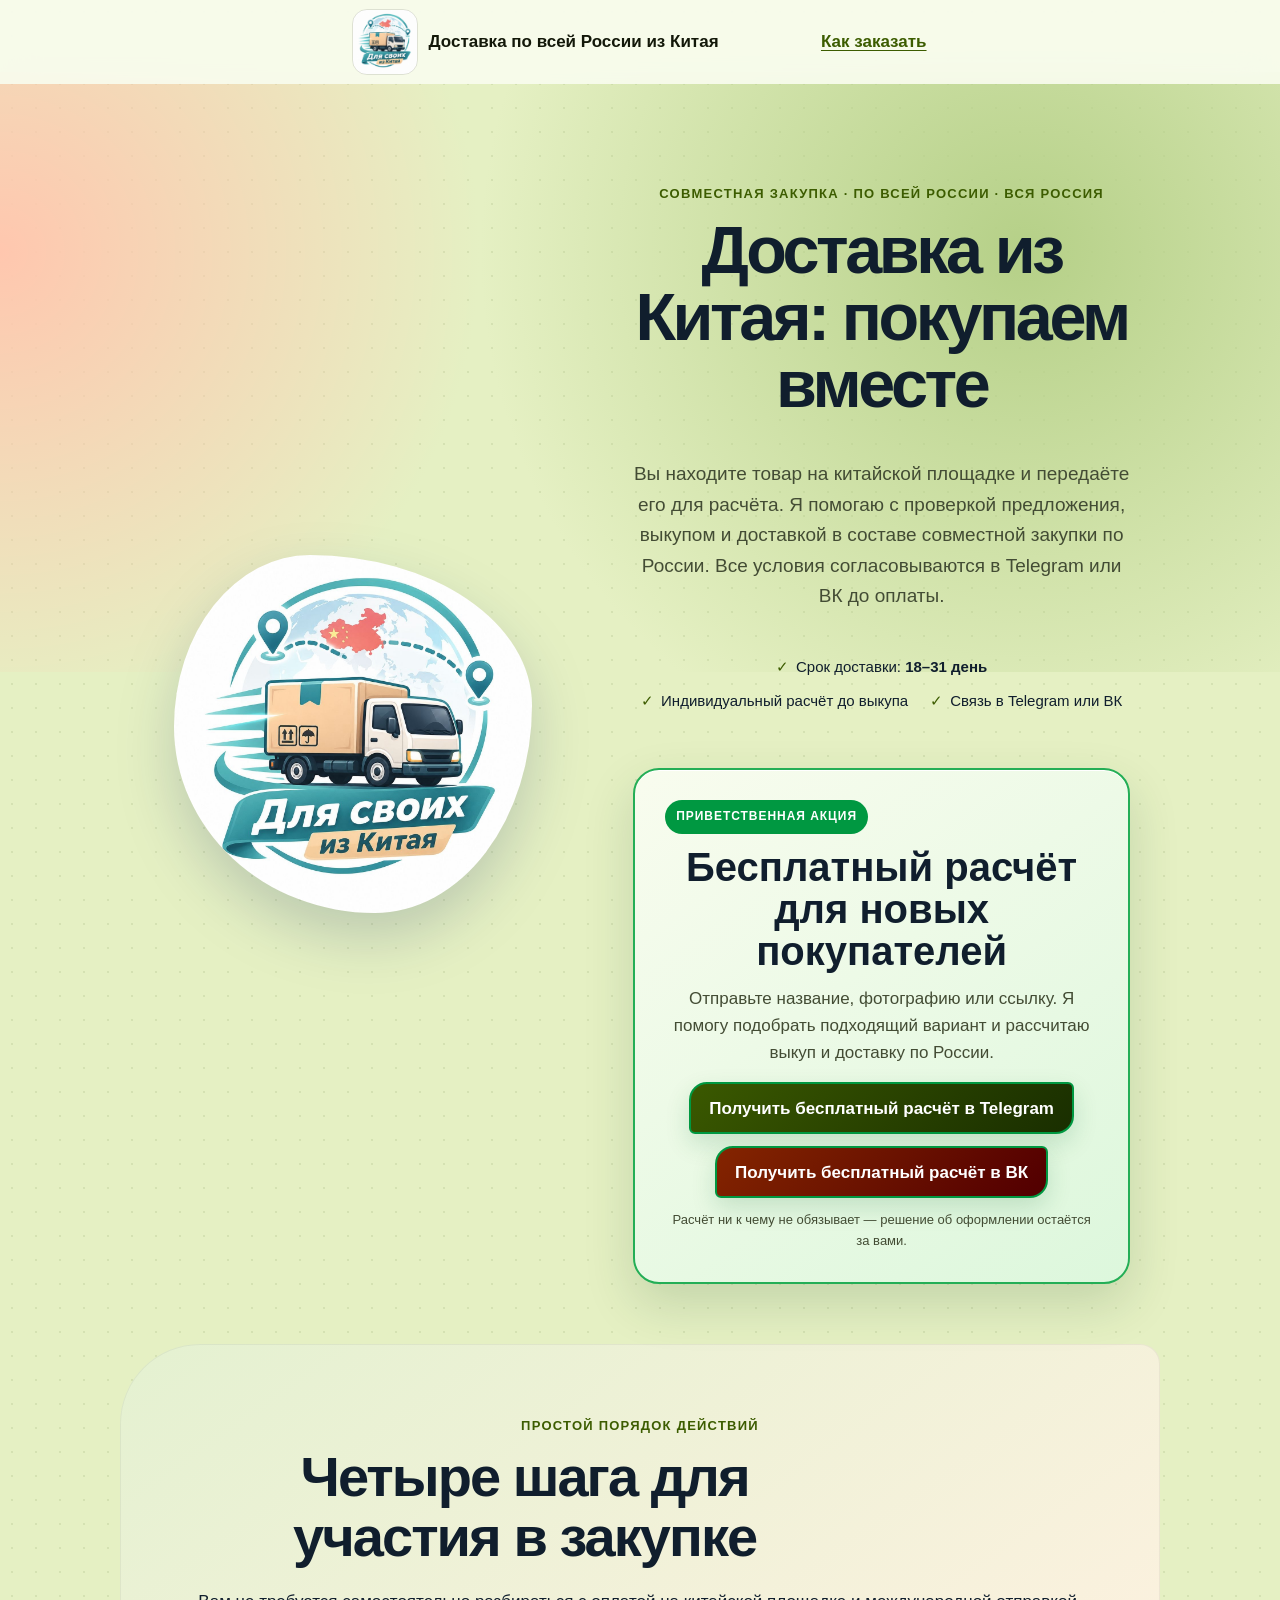
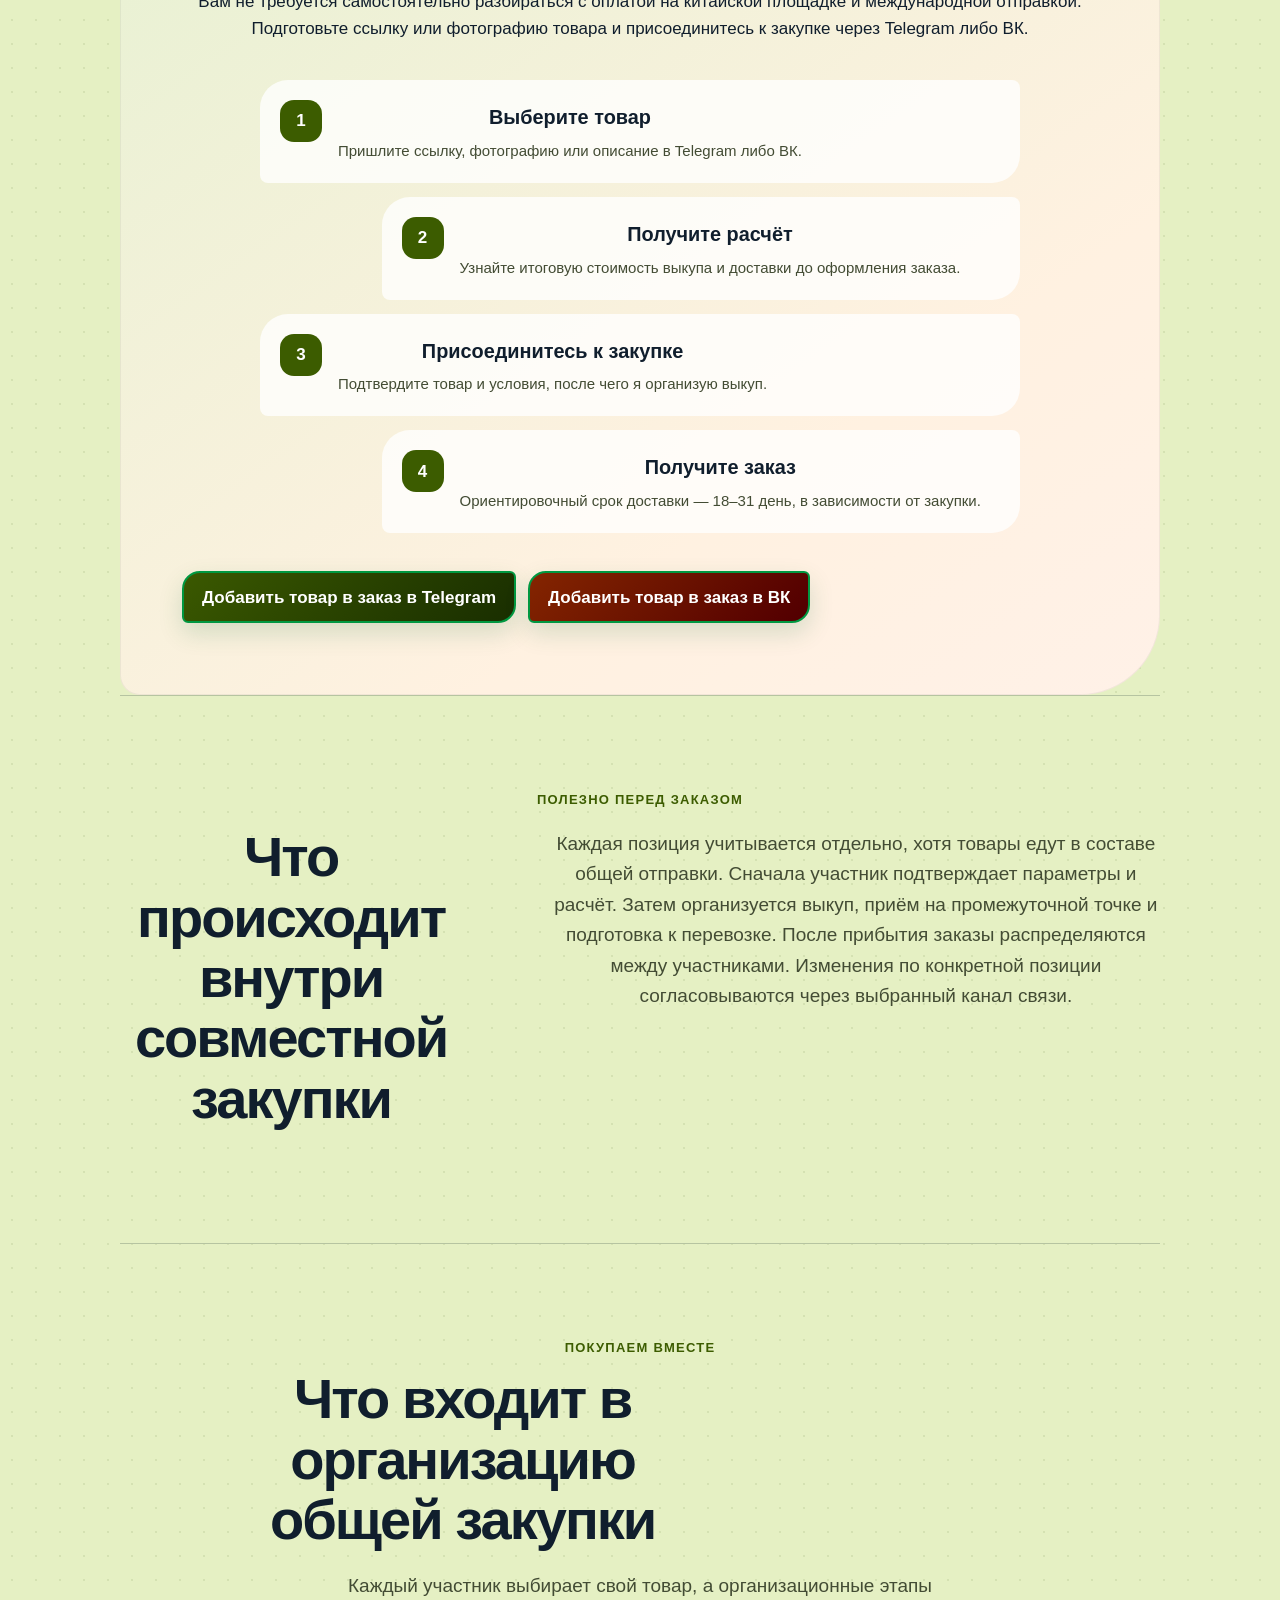
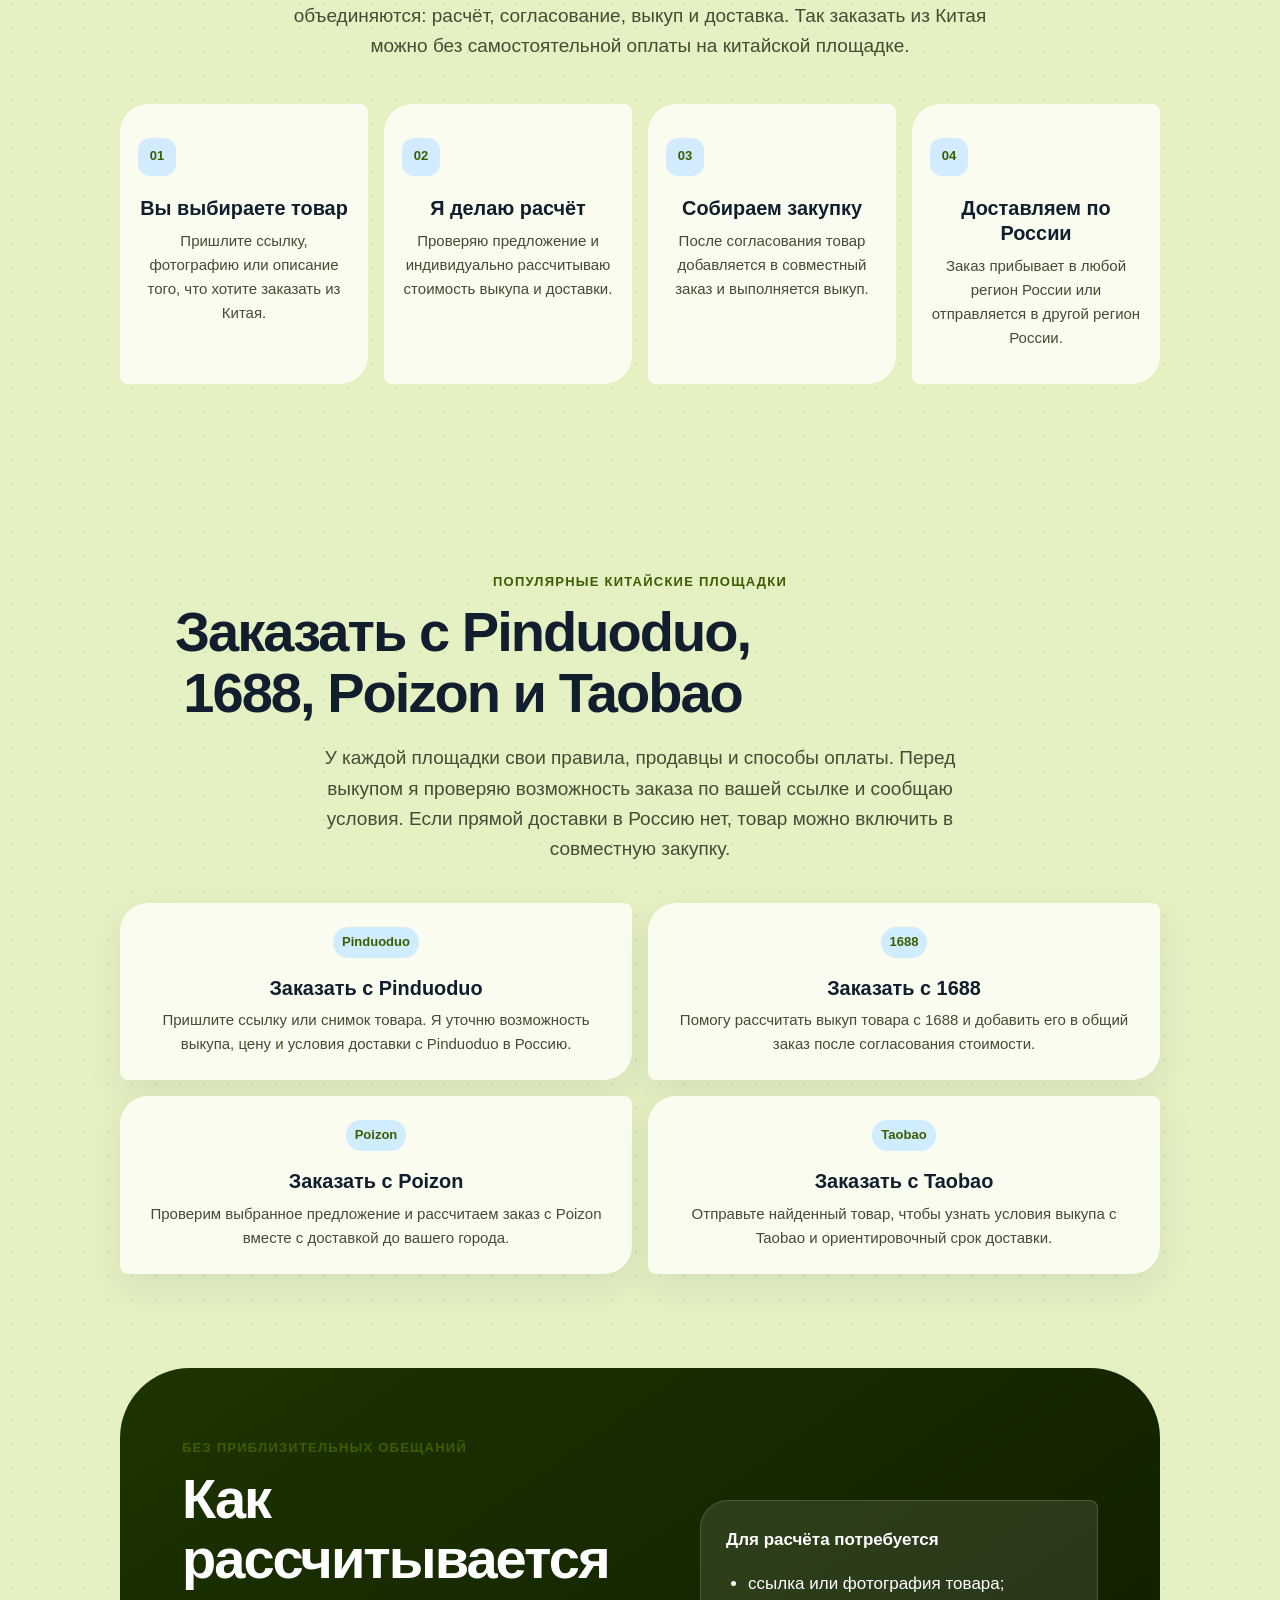
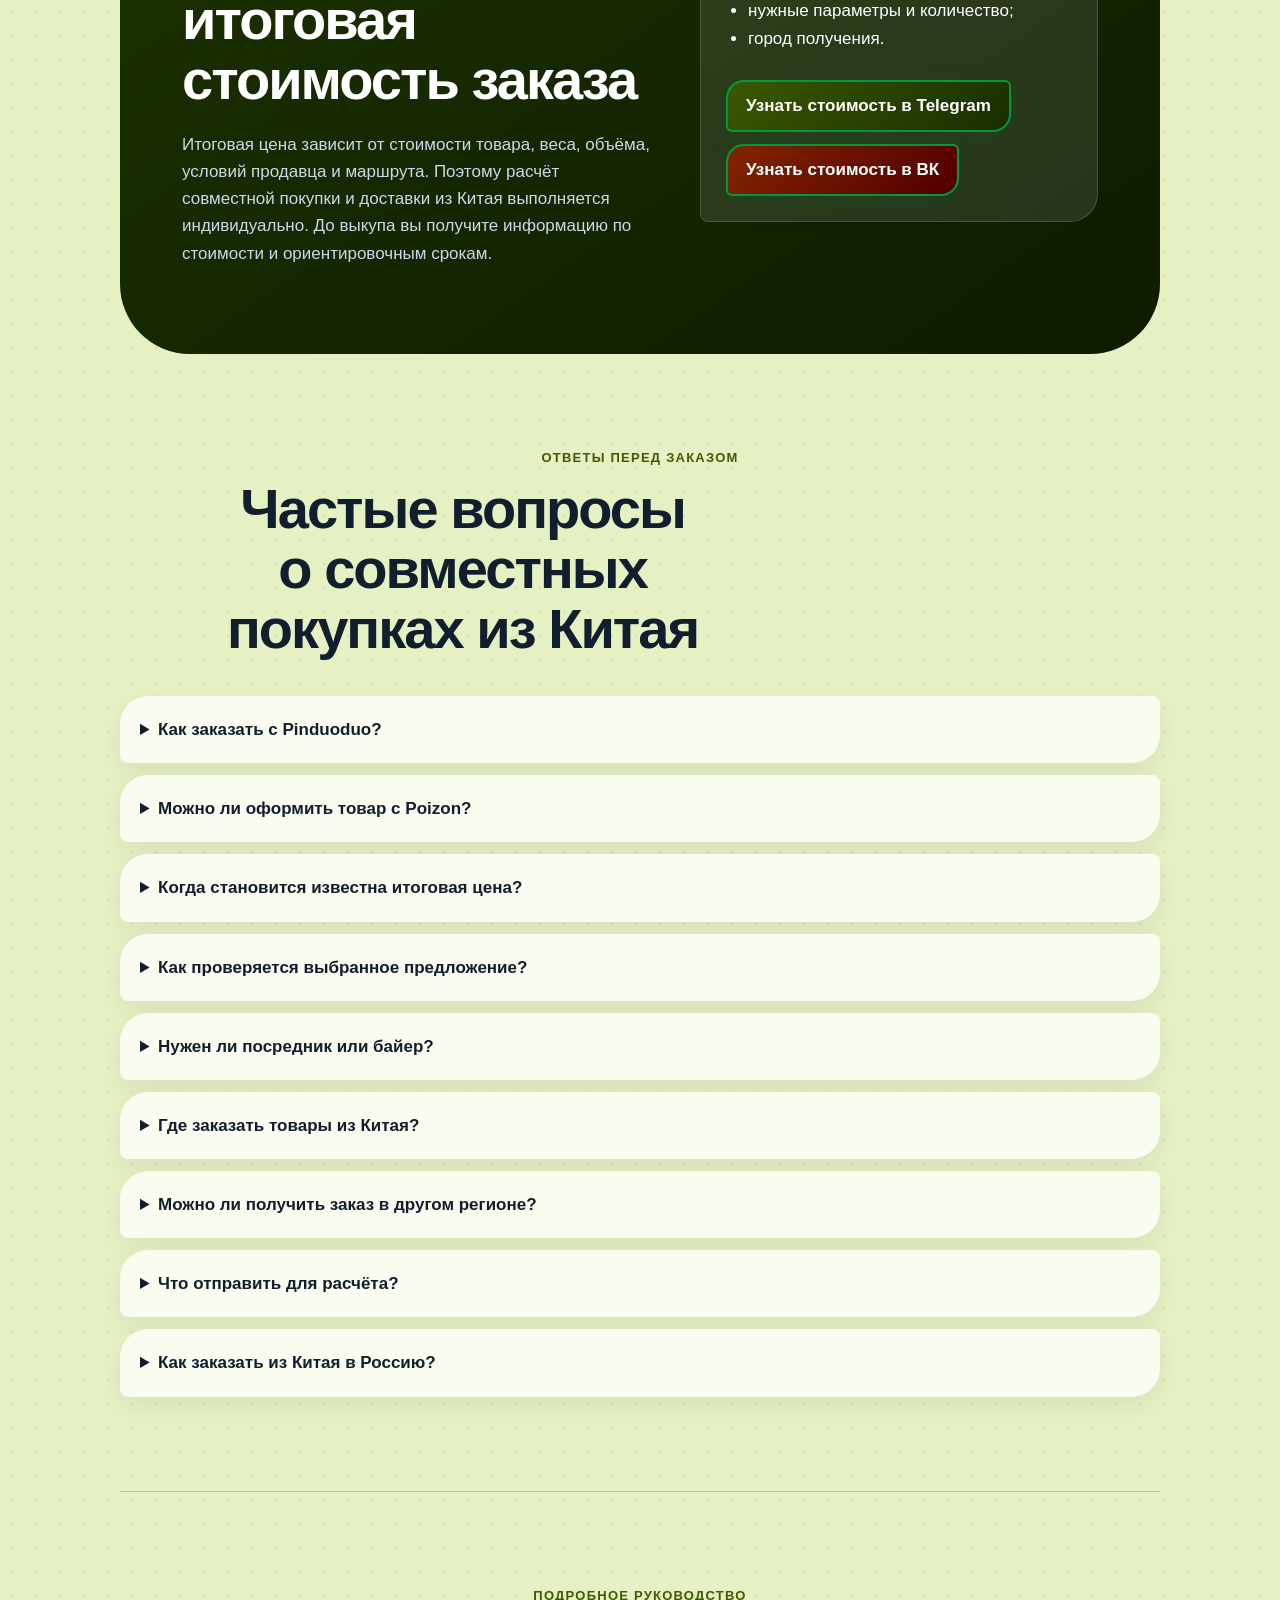
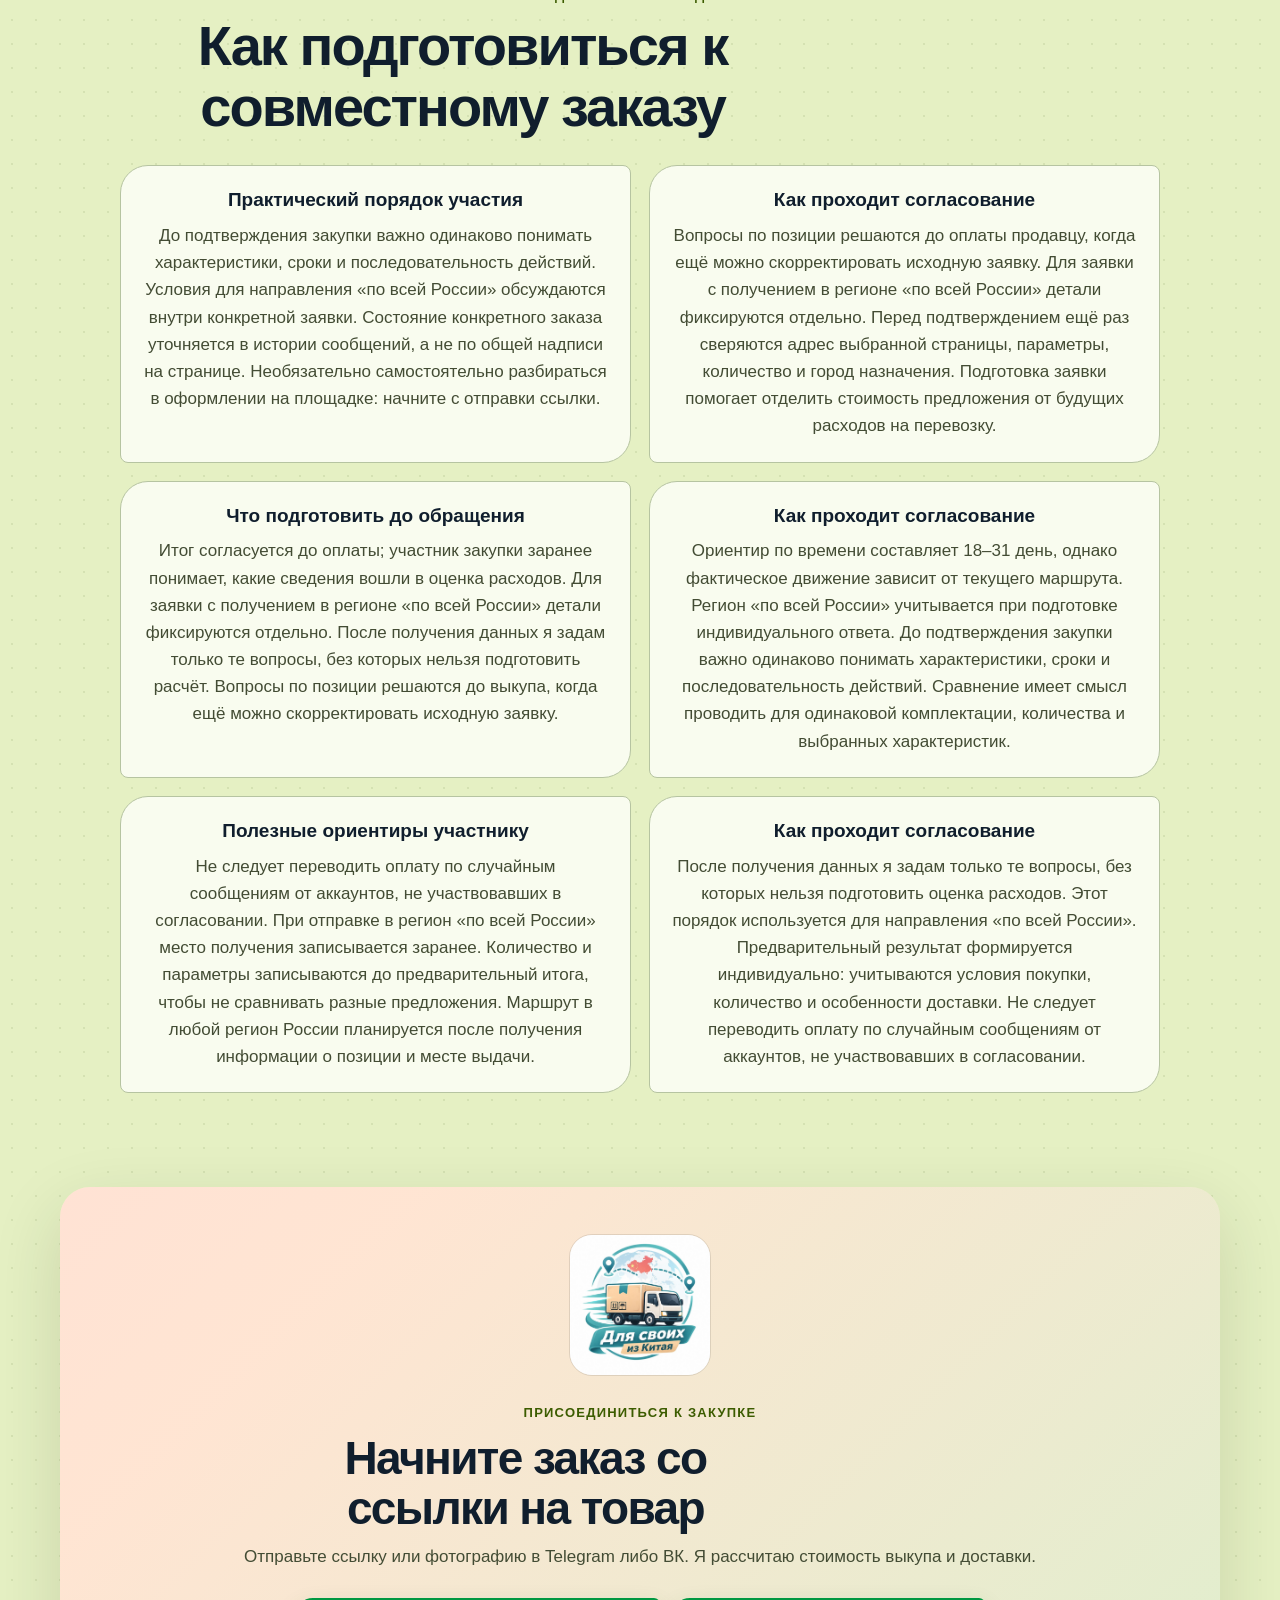
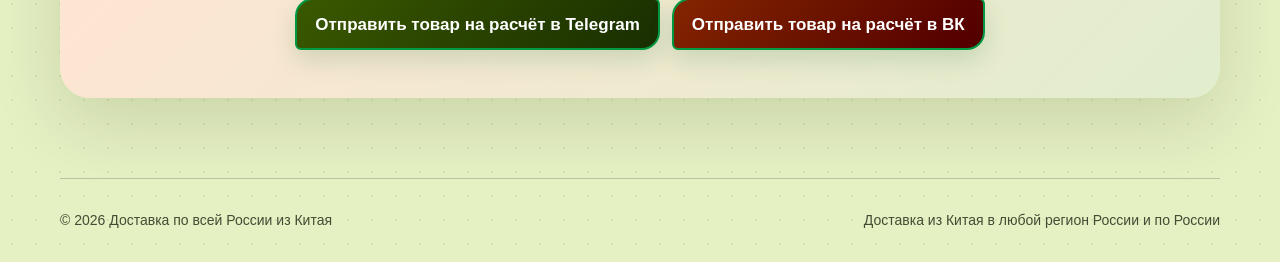
<file: index.html>
<!doctype html>
<html lang="ru">
<head>
  <meta charset="utf-8">
  <meta name="viewport" content="width=device-width, initial-scale=1">
  <title>Доставка из Китая — совместные заказы, выкуп и доставка по России</title>
  <meta name="description" content="Совместная доставка из Китая в любой регион России и по России: индивидуальный расчёт, согласование, выкуп и отправка заказа. Ориентировочный срок — 18–31 день.">
  <link rel="canonical" href="https://dostavka-iz-kitaya-rostov.vercel.app/">
  <link rel="icon" href="/favicon.ico?v=truck-20260818" type="image/x-icon">
  <meta property="og:type" content="website">
  <meta property="og:title" content="Доставка из Китая для совместных заказов — Доставка по всей России из Китая">
  <meta property="og:description" content="Совместные заказы из Китая: вы выбираете товар — я помогаю с расчётом, выкупом и доставкой в любой регион России и по всей России.">
  <meta property="og:image" content="https://dostavka-iz-kitaya-rostov.vercel.app/assets/logo.jpg">
  <meta property="og:url" content="https://dostavka-iz-kitaya-rostov.vercel.app/">
  <link rel="stylesheet" href="styles.css?v=5">
  <script type="application/ld+json">{
    "@context":"https://schema.org","@type":"Service","name":"Доставка из Китая",
    "provider":{"@type":"Organization","name":"Доставка по всей России из Китая"},
    "areaServed":["Россия","по всей России"],
    "serviceType":"Совместные покупки, заказ, выкуп и доставка товаров из Китая","url":"https://dostavka-iz-kitaya-rostov.vercel.app/"
  }</script>
  <!-- Yandex.Metrika counter -->
  <script type="text/javascript">
    (function(m,e,t,r,i,k,a){
      m[i]=m[i]||function(){(m[i].a=m[i].a||[]).push(arguments)};
      m[i].l=1*new Date();
      for(var j=0;j<document.scripts.length;j++){if(document.scripts[j].src===r)return;}
      k=e.createElement(t),a=e.getElementsByTagName(t)[0],k.async=1,k.src=r;
      k.onerror=function(){if(k.dataset.fallback)return;var f=e.createElement(t);f.async=1;f.dataset.fallback='1';f.src='https://mc.yandex.com/metrika/tag.js?id=111695978';a.parentNode.insertBefore(f,a);};
      a.parentNode.insertBefore(k,a);
    })(window,document,'script','https://mc.yandex.ru/metrika/tag.js?id=111695978','ym');
    ym(111695978,'init',{ssr:true,webvisor:true,clickmap:true,referrer:document.referrer,url:location.href,accurateTrackBounce:true,trackLinks:true});
  </script>
  <!-- /Yandex.Metrika counter -->
</head>
<body data-site-variant="sm217869908" class="profile-2 composition-1 layout-2 visual-palette-10 visual-layout-2 visual-shape-4 visual-pattern-3">
  <!-- Yandex.Metrika noscript -->
  <noscript><div><img src="https://mc.yandex.com/watch/111695978" style="position:absolute;left:-9999px" alt=""></div></noscript>
  <!-- /Yandex.Metrika noscript -->
  <a class="skip-link" href="#content">Перейти к содержанию</a>
  <header class="site-header">
    <a class="brand" href="#top" aria-label="Доставка по всей России из Китая — на главную">
      <img src="assets/logo.jpg" width="64" height="64" alt="Логотип Для своих из Китая">
      <span>Доставка по всей России из Китая</span>
    </a>
    <a class="header-link" href="#how">Как заказать</a>
  </header>

  <main id="content">
    <section class="hero" id="top">
      <div class="hero__copy">
        <p class="eyebrow">Совместная закупка · по всей России · вся Россия</p>
        <h1>Доставка из Китая: покупаем вместе</h1>
        <p class="lead">Вы находите товар на китайской площадке и передаёте его для расчёта. Я помогаю с проверкой предложения, выкупом и доставкой в составе совместной закупки по России. Все условия согласовываются в Telegram или ВК до оплаты.</p>
        <ul class="hero__facts" aria-label="Основные условия">
          <li>Срок доставки: <strong>18–31 день</strong></li>
          <li>Индивидуальный расчёт до выкупа</li>
          <li>Связь в Telegram или ВК</li>
        </ul>
        <aside class="promo" aria-labelledby="promo-title">
          <span class="promo__badge">Приветственная акция</span>
          <h2 id="promo-title">Бесплатный расчёт для новых покупателей</h2>
          <p>Отправьте название, фотографию или ссылку. Я помогу подобрать подходящий вариант и рассчитаю выкуп и доставку по России.</p>
          <div class="cta-row"><a class="cta cta--tg" data-goal="telegram_promo" href="https://t.me/dlyasvoihchina" target="_blank" rel="noopener">Получить бесплатный расчёт в Telegram</a><a class="cta cta--vk" data-goal="vk_promo" href="https://vk.ru/dlyasvoihchina" target="_blank" rel="noopener">Получить бесплатный расчёт в ВК</a></div>
          <small>Расчёт ни к чему не обязывает — решение об оформлении остаётся за вами.</small>
        </aside>
      </div>
      <div class="hero__visual"><img src="assets/logo.jpg?v=truck-logo-20260818" alt="Логотип Для своих из Китая — доставка по всей России"></div>
    </section>

    <section class="section section--tint" id="how" aria-labelledby="how-title">
      <div>
        <p class="eyebrow">Простой порядок действий</p>
        <h2 id="how-title">Четыре шага для участия в закупке</h2>
        <p>Вам не требуется самостоятельно разбираться с оплатой на китайской площадке и международной отправкой. Подготовьте ссылку или фотографию товара и присоединитесь к закупке через Telegram либо ВК.</p>
      </div>
      <ol class="steps">
        <li><span>1</span><div><h3>Выберите товар</h3><p>Пришлите ссылку, фотографию или описание в Telegram либо ВК.</p></div></li>
        <li><span>2</span><div><h3>Получите расчёт</h3><p>Узнайте итоговую стоимость выкупа и доставки до оформления заказа.</p></div></li>
        <li><span>3</span><div><h3>Присоединитесь к закупке</h3><p>Подтвердите товар и условия, после чего я организую выкуп.</p></div></li>
        <li><span>4</span><div><h3>Получите заказ</h3><p>Ориентировочный срок доставки — 18–31 день, в зависимости от закупки.</p></div></li>
      </ol>
      <div class="cta-row"><a class="cta cta--tg" data-goal="telegram_how" href="https://t.me/dlyasvoihchina" target="_blank" rel="noopener">Добавить товар в заказ в Telegram</a><a class="cta cta--vk" data-goal="vk_how" href="https://vk.ru/dlyasvoihchina" target="_blank" rel="noopener">Добавить товар в заказ в ВК</a></div>
    </section>

    <section class="section section--focus" aria-labelledby="focus-title">
      <p class="eyebrow">Полезно перед заказом</p>
      <h2 id="focus-title">Что происходит внутри совместной закупки</h2>
      <p class="focus-text">Каждая позиция учитывается отдельно, хотя товары едут в составе общей отправки. Сначала участник подтверждает параметры и расчёт. Затем организуется выкуп, приём на промежуточной точке и подготовка к перевозке. После прибытия заказы распределяются между участниками. Изменения по конкретной позиции согласовываются через выбранный канал связи.</p>
    </section>

    <section class="section" aria-labelledby="service-title">
      <p class="eyebrow">Покупаем вместе</p>
      <h2 id="service-title">Что входит в организацию общей закупки</h2>
      <p class="section__intro">Каждый участник выбирает свой товар, а организационные этапы объединяются: расчёт, согласование, выкуп и доставка. Так заказать из Китая можно без самостоятельной оплаты на китайской площадке.</p>
      <div class="feature-grid">
        <article><span>01</span><h3>Вы выбираете товар</h3><p>Пришлите ссылку, фотографию или описание того, что хотите заказать из Китая.</p></article>
        <article><span>02</span><h3>Я делаю расчёт</h3><p>Проверяю предложение и индивидуально рассчитываю стоимость выкупа и доставки.</p></article>
        <article><span>03</span><h3>Собираем закупку</h3><p>После согласования товар добавляется в совместный заказ и выполняется выкуп.</p></article>
        <article><span>04</span><h3>Доставляем по России</h3><p>Заказ прибывает в любой регион России или отправляется в другой регион России.</p></article>
      </div>
    </section>

    <section class="section" aria-labelledby="platforms-title">
      <p class="eyebrow">Популярные китайские площадки</p>
      <h2 id="platforms-title">Заказать с Pinduoduo, 1688, Poizon и Taobao</h2>
      <p class="section__intro">У каждой площадки свои правила, продавцы и способы оплаты. Перед выкупом я проверяю возможность заказа по вашей ссылке и сообщаю условия. Если прямой доставки в Россию нет, товар можно включить в совместную закупку.</p>
      <div class="platform-grid">
        <article><span>Pinduoduo</span><h3>Заказать с Pinduoduo</h3><p>Пришлите ссылку или снимок товара. Я уточню возможность выкупа, цену и условия доставки с Pinduoduo в Россию.</p></article>
        <article><span>1688</span><h3>Заказать с 1688</h3><p>Помогу рассчитать выкуп товара с 1688 и добавить его в общий заказ после согласования стоимости.</p></article>
        <article><span>Poizon</span><h3>Заказать с Poizon</h3><p>Проверим выбранное предложение и рассчитаем заказ с Poizon вместе с доставкой до вашего города.</p></article>
        <article><span>Taobao</span><h3>Заказать с Taobao</h3><p>Отправьте найденный товар, чтобы узнать условия выкупа с Taobao и ориентировочный срок доставки.</p></article>
      </div>
    </section>

    <section class="section section--dark" aria-labelledby="cost-title">
      <div>
        <p class="eyebrow">Без приблизительных обещаний</p>
        <h2 id="cost-title">Как рассчитывается итоговая стоимость заказа</h2>
        <p>Итоговая цена зависит от стоимости товара, веса, объёма, условий продавца и маршрута. Поэтому расчёт совместной покупки и доставки из Китая выполняется индивидуально. До выкупа вы получите информацию по стоимости и ориентировочным срокам.</p>
      </div>
      <div class="cost-card">
        <span>Для расчёта потребуется</span>
        <ul><li>ссылка или фотография товара;</li><li>нужные параметры и количество;</li><li>город получения.</li></ul>
        <div class="cta-row"><a class="cta cta--tg" data-goal="telegram_cost" href="https://t.me/dlyasvoihchina" target="_blank" rel="noopener">Узнать стоимость в Telegram</a><a class="cta cta--vk" data-goal="vk_cost" href="https://vk.ru/dlyasvoihchina" target="_blank" rel="noopener">Узнать стоимость в ВК</a></div>
      </div>
    </section>

    <section class="section" aria-labelledby="faq-title">
      <p class="eyebrow">Ответы перед заказом</p>
      <h2 id="faq-title">Частые вопросы о совместных покупках из Китая</h2>
      <div class="faq">
        <details><summary>Как заказать с Pinduoduo?</summary><p>Передайте карточку товара или снимок экрана. До оформления я уточню доступность, параметры, стоимость и возможный маршрут доставки.</p></details><details><summary>Можно ли оформить товар с Poizon?</summary><p>Возможность выкупа проверяется по выбранной позиции. После проверки вы получите индивидуальный расчёт вместе с доставкой.</p></details><details><summary>Когда становится известна итоговая цена?</summary><p>Предварительная итоговая стоимость сообщается после получения ссылки, нужных параметров, количества и города доставки.</p></details><details><summary>Как проверяется выбранное предложение?</summary><p>Я сверяю доступные характеристики, количество и условия продавца. Дополнительные фотографии или проверка обсуждаются для конкретного заказа.</p></details><details><summary>Нужен ли посредник или байер?</summary><p>Помощь организатора полезна для оплаты на китайской площадке, согласования позиции и организации перевозки до России.</p></details><details><summary>Где заказать товары из Китая?</summary><p>Искать товары можно на Pinduoduo, 1688, Poizon, Taobao и других доступных площадках. Возможность выкупа уточняется по конкретной ссылке.</p></details><details><summary>Можно ли получить заказ в другом регионе?</summary><p>Да. Получение доступно в любой регион России и других городах России. Назовите населённый пункт при запросе расчёта.</p></details><details><summary>Что отправить для расчёта?</summary><p>Достаточно ссылки или фотографии, нужных характеристик, количества и города получения. Уточняющие вопросы задаются в Telegram или ВК.</p></details><details><summary>Как заказать из Китая в Россию?</summary><p>Отправьте ссылку или фотографию в Telegram либо ВК. После проверки предложения вы получите расчёт и сможете подтвердить добавление товара в заказ.</p></details>
      </div>
    </section>

    <section class="section section--guide" aria-labelledby="guide-1">
      <p class="eyebrow">Подробное руководство</p>
      <h2 id="guide-1">Как подготовиться к совместному заказу</h2>
      <div class="guide-grid"><article><h3>Практический порядок участия</h3><p>До подтверждения закупки важно одинаково понимать характеристики, сроки и последовательность действий. Условия для направления «по всей России» обсуждаются внутри конкретной заявки. Состояние конкретного заказа уточняется в истории сообщений, а не по общей надписи на странице. Необязательно самостоятельно разбираться в оформлении на площадке: начните с отправки ссылки.</p></article><article><h3>Как проходит согласование</h3><p>Вопросы по позиции решаются до оплаты продавцу, когда ещё можно скорректировать исходную заявку. Для заявки с получением в регионе «по всей России» детали фиксируются отдельно. Перед подтверждением ещё раз сверяются адрес выбранной страницы, параметры, количество и город назначения. Подготовка заявки помогает отделить стоимость предложения от будущих расходов на перевозку.</p></article><article><h3>Что подготовить до обращения</h3><p>Итог согласуется до оплаты; участник закупки заранее понимает, какие сведения вошли в оценка расходов. Для заявки с получением в регионе «по всей России» детали фиксируются отдельно. После получения данных я задам только те вопросы, без которых нельзя подготовить расчёт. Вопросы по позиции решаются до выкупа, когда ещё можно скорректировать исходную заявку.</p></article><article><h3>Как проходит согласование</h3><p>Ориентир по времени составляет 18–31 день, однако фактическое движение зависит от текущего маршрута. Регион «по всей России» учитывается при подготовке индивидуального ответа. До подтверждения закупки важно одинаково понимать характеристики, сроки и последовательность действий. Сравнение имеет смысл проводить для одинаковой комплектации, количества и выбранных характеристик.</p></article><article><h3>Полезные ориентиры участнику</h3><p>Не следует переводить оплату по случайным сообщениям от аккаунтов, не участвовавших в согласовании. При отправке в регион «по всей России» место получения записывается заранее. Количество и параметры записываются до предварительный итога, чтобы не сравнивать разные предложения. Маршрут в любой регион России планируется после получения информации о позиции и месте выдачи.</p></article><article><h3>Как проходит согласование</h3><p>После получения данных я задам только те вопросы, без которых нельзя подготовить оценка расходов. Этот порядок используется для направления «по всей России». Предварительный результат формируется индивидуально: учитываются условия покупки, количество и особенности доставки. Не следует переводить оплату по случайным сообщениям от аккаунтов, не участвовавших в согласовании.</p></article></div>
    </section>

    <section class="final" id="contact" aria-labelledby="final-title">
      <img src="assets/logo.jpg" width="140" height="140" alt="Логотип Для своих из Китая">
      <div><p class="eyebrow">Присоединиться к закупке</p><h2 id="final-title">Начните заказ со ссылки на товар</h2><p>Отправьте ссылку или фотографию в Telegram либо ВК. Я рассчитаю стоимость выкупа и доставки.</p></div>
      <div class="cta-row"><a class="cta cta--tg" data-goal="telegram_final" href="https://t.me/dlyasvoihchina" target="_blank" rel="noopener">Отправить товар на расчёт в Telegram</a><a class="cta cta--vk" data-goal="vk_final" href="https://vk.ru/dlyasvoihchina" target="_blank" rel="noopener">Отправить товар на расчёт в ВК</a></div>
    </section>
  </main>

  <footer><span>© 2026 Доставка по всей России из Китая</span><span>Доставка из Китая в любой регион России и по России</span></footer>
  <script src="script.js?v=5"></script>
</body>
</html>
</file>
<file: styles.css>
:root{--blue:oklch(.48 .24 257);--blue2:oklch(.35 .19 260);--orange:oklch(.7 .2 45);--orange2:oklch(.61 .2 35);--ink:oklch(.23 .035 252);--muted:oklch(.5 .035 252);--bg:oklch(.98 .012 242);--surface:oklch(1 0 0);--line:oklch(.89 .025 245);--shadow:0 24px 70px oklch(.25 .06 250 / .13);font-family:Inter,"Segoe UI",Arial,sans-serif;font-synthesis:none;color:var(--ink)}*{box-sizing:border-box}html{scroll-behavior:smooth}body{margin:0;background:var(--bg);font-size:17px;line-height:1.6;-webkit-font-smoothing:antialiased}a{text-underline-offset:3px}.skip-link{position:fixed;z-index:30;inset:8px auto auto 8px;transform:translateY(-150%);padding:10px 14px;border-radius:10px;background:var(--ink);color:#fff}.skip-link:focus{transform:none}.site-header{position:sticky;top:0;z-index:20;display:flex;align-items:center;justify-content:space-between;gap:20px;min-height:72px;padding:10px max(18px,calc((100% - 1160px)/2));background:oklch(1 0 0 / .88);backdrop-filter:blur(18px);box-shadow:0 1px 0 var(--line)}.brand{display:flex;align-items:center;gap:11px;color:var(--ink);text-decoration:none;font-weight:760}.brand img{border-radius:50%;outline:1px solid oklch(0 0 0 / .1)}.header-link{color:var(--blue2);font-weight:700}.hero,.section,.final,footer{width:min(1160px,calc(100% - 36px));margin-inline:auto}.hero{min-height:680px;display:grid;grid-template-columns:1.08fr .92fr;align-items:center;gap:clamp(30px,6vw,78px);padding-block:70px}.hero:before{content:"";position:absolute;z-index:-1;inset:72px 0 auto 0;height:600px;background:radial-gradient(circle at 80% 30%,oklch(.85 .11 240),transparent 34rem),radial-gradient(circle at 0% 30%,oklch(.93 .08 55),transparent 30rem)}.eyebrow{margin:0;color:var(--blue);font-size:13px;font-weight:800;letter-spacing:.095em;text-transform:uppercase}.hero h1{font-size:clamp(43px,6vw,76px);line-height:1.01;letter-spacing:-.052em;text-wrap:balance;margin:12px 0 22px}.lead,.section__intro{max-width:66ch;color:var(--muted);font-size:19px;text-wrap:pretty}.hero__facts{display:flex;flex-wrap:wrap;gap:10px 22px;padding:0;margin:25px 0;list-style:none;font-size:15px}.hero__facts li:before{content:"✓";color:var(--blue);font-weight:900;margin-right:7px}.hero__visual img{display:block;width:100%;height:auto;border-radius:50%;outline:1px solid oklch(0 0 0 / .1);filter:drop-shadow(0 28px 30px oklch(.25 .12 250 / .22))}.cta-row{display:flex;flex-wrap:wrap;gap:12px;margin-top:28px}.cta{display:inline-flex;align-items:center;justify-content:center;min-height:52px;padding:12px 18px;border-radius:14px;color:white;text-decoration:none;font-weight:760;box-shadow:0 12px 25px oklch(.3 .1 250 / .18);transition-property:scale,box-shadow;transition-duration:150ms}.cta:hover{box-shadow:0 16px 32px oklch(.3 .1 250 / .26)}.cta:active{scale:.96}.cta:focus-visible,summary:focus-visible,a:focus-visible{outline:3px solid oklch(.78 .16 75);outline-offset:3px}.cta--tg{background:linear-gradient(135deg,oklch(.67 .16 230),oklch(.5 .18 242))}.cta--vk{background:linear-gradient(135deg,oklch(.57 .2 257),oklch(.42 .2 262))}.cta--disabled{background:var(--muted)}.section{padding-block:94px}.section h2,.final h2{max-width:22ch;font-size:clamp(34px,4.4vw,56px);line-height:1.08;letter-spacing:-.035em;text-wrap:balance;margin:10px 0 20px}.feature-grid{display:grid;grid-template-columns:repeat(4,1fr);gap:16px;margin-top:42px}.feature-grid article{padding:24px;background:var(--surface);border-radius:20px;box-shadow:0 12px 35px oklch(.3 .04 250 / .08)}.feature-grid span{display:grid;place-items:center;width:38px;height:38px;border-radius:12px;background:oklch(.93 .04 245);color:var(--blue);font-size:13px;font-weight:850}.feature-grid h3{margin:20px 0 8px;line-height:1.25}.feature-grid p{margin:0;color:var(--muted);font-size:15px}.section--tint{width:min(1220px,calc(100% - 24px));padding:72px clamp(18px,5vw,62px);border-radius:34px;background:linear-gradient(145deg,oklch(.96 .04 242),oklch(.98 .025 55));box-shadow:inset 0 0 0 1px oklch(0 0 0 / .05)}.steps{display:grid;grid-template-columns:1fr 1fr;gap:14px;padding:0;margin:38px 0;list-style:none}.steps li{display:flex;gap:16px;padding:20px;background:oklch(1 0 0 / .78);border-radius:18px}.steps>li>span{display:grid;place-items:center;flex:0 0 auto;width:42px;height:42px;border-radius:14px;background:var(--blue);color:white;font-weight:850}.steps h3{margin:2px 0 5px}.steps p{margin:0;color:var(--muted);font-size:15px}.split{display:grid;grid-template-columns:1.25fr .75fr;gap:clamp(30px,6vw,90px);align-items:center}.split p{max-width:65ch;color:var(--muted)}.note{padding:28px;background:var(--surface);border-radius:22px;box-shadow:var(--shadow);border-top:5px solid var(--orange)}.note strong{font-size:21px}.section--dark{width:min(1220px,calc(100% - 24px));display:grid;grid-template-columns:1fr .85fr;gap:50px;align-items:center;padding:70px clamp(18px,5vw,62px);border-radius:34px;background:linear-gradient(145deg,var(--blue2),oklch(.23 .11 257));color:white}.section--dark .eyebrow{color:oklch(.81 .12 225)}.section--dark p{color:oklch(.88 .03 245)}.cost-card{padding:26px;border-radius:22px;background:oklch(1 0 0 / .1);box-shadow:inset 0 0 0 1px oklch(1 0 0 / .15)}.cost-card>span{font-weight:800}.cost-card ul{padding-left:22px}.faq{display:grid;gap:12px;margin-top:36px}.faq details{background:var(--surface);border-radius:16px;padding:0 20px;box-shadow:0 8px 24px oklch(.3 .04 250 / .07)}.faq summary{cursor:pointer;padding:20px 34px 20px 0;font-weight:760}.faq p{margin:0 0 20px;color:var(--muted);max-width:72ch}.final{display:grid;grid-template-columns:auto 1fr;gap:28px;align-items:center;margin-bottom:80px;padding:48px;border-radius:30px;background:linear-gradient(135deg,oklch(.94 .055 55),oklch(.93 .055 235));box-shadow:var(--shadow)}.final>img{border-radius:50%;outline:1px solid oklch(0 0 0 / .1)}.final h2{font-size:clamp(30px,4vw,46px);margin-bottom:10px}.final p:not(.eyebrow){margin:0;color:var(--muted)}.final .cta-row{grid-column:2;margin-top:0}footer{display:flex;justify-content:space-between;gap:20px;padding-block:30px;color:var(--muted);font-size:14px;border-top:1px solid var(--line)}@media(max-width:900px){.hero{grid-template-columns:1fr;min-height:auto}.hero__visual{max-width:560px;margin-inline:auto}.feature-grid{grid-template-columns:1fr 1fr}.split,.section--dark{grid-template-columns:1fr}.final{grid-template-columns:1fr;text-align:center}.final>img{margin:auto}.final .cta-row{grid-column:auto;justify-content:center}}@media(max-width:620px){body{font-size:16px;padding-bottom:76px}.site-header{padding-inline:12px}.brand span{max-width:190px;font-size:14px}.header-link{display:none}.hero,.section{padding-block:58px}.hero h1{font-size:43px}.feature-grid,.steps{grid-template-columns:1fr}.section--tint,.section--dark{border-radius:24px}.cta-row{display:grid}.cta{width:100%}.final{padding:32px 20px}.final .cta-row{position:fixed;z-index:18;inset:auto 0 0 0;display:grid;grid-template-columns:1fr 1fr;gap:8px;padding:8px max(8px,env(safe-area-inset-left)) max(8px,env(safe-area-inset-bottom));background:oklch(1 0 0 / .9);backdrop-filter:blur(16px);box-shadow:0 -8px 30px oklch(.2 .05 250 / .12)}.final .cta{min-height:52px;padding:8px;font-size:14px}footer{display:grid}}@media(prefers-reduced-motion:reduce){html{scroll-behavior:auto}.cta{transition-duration:0s}}

/* Green outlined conversion buttons */
.brand img{flex:0 0 auto;object-fit:contain;border-radius:14px;outline:1px solid oklch(0 0 0 / .1);background:white}
.final>img{object-fit:contain;border-radius:22px;outline:1px solid oklch(0 0 0 / .1);background:white}
body.profile-2 { --blue: oklch(.5 .2 245); --blue2: oklch(.36 .16 248); }
body.profile-3 { --blue: oklch(.48 .18 225); --blue2: oklch(.34 .15 230); }
body.profile-4 { --blue: oklch(.5 .19 270); --blue2: oklch(.35 .17 273); }
body.profile-5 { --blue: oklch(.52 .18 205); --blue2: oklch(.35 .14 210); --orange: oklch(.72 .17 60); }
body.profile-6 { --blue: oklch(.48 .19 285); --blue2: oklch(.34 .16 288); --orange: oklch(.7 .18 35); }
body.profile-7 { --blue: oklch(.5 .17 175); --blue2: oklch(.33 .13 180); --orange: oklch(.72 .18 50); }
body.profile-8 { --blue: oklch(.5 .2 255); --blue2: oklch(.31 .17 258); --orange: oklch(.68 .2 28); }
body.composition-2 { --bg: oklch(.97 .018 75); }
body.composition-2 .site-header { position: relative; width: min(1160px, calc(100% - 36px)); margin: 18px auto 0; border-radius: 18px; }
body.composition-2 .section { padding-block: 76px; }
body.composition-2 .feature-grid article, body.composition-2 .platform-grid article { border-radius: 28px 8px 28px 8px; }
body.composition-2 .section--focus { width: min(1040px, calc(100% - 36px)); border-block: 0; padding: 56px; border-radius: 30px; background: var(--surface); box-shadow: var(--shadow); }
body.composition-2 .faq { grid-template-columns: 1fr 1fr; align-items: start; }
body.composition-3 { --bg: oklch(.965 .018 245); }
body.composition-3 .site-header { background: var(--blue2); color: white; box-shadow: none; }
body.composition-3 .brand, body.composition-3 .header-link { color: white; }
body.composition-3 .hero { min-height: 760px; }
body.composition-3 .feature-grid { gap: 28px; }
body.composition-3 .feature-grid article, body.composition-3 .platform-grid article { border-radius: 6px; border-inline-start: 5px solid var(--blue); box-shadow: none; }
body.composition-3 .section--focus { width: min(1220px, calc(100% - 24px)); padding: 70px clamp(18px, 5vw, 62px); border: 0; border-radius: 8px; background: linear-gradient(135deg, var(--blue2), var(--blue)); color: white; }
body.composition-3 .section--focus .eyebrow, body.composition-3 .section--focus .focus-text { color: white; }
body.composition-3 .final { border-radius: 8px; }
body.profile-2 .hero, body.profile-4 .hero, body.profile-6 .hero, body.profile-8 .hero { grid-template-columns: .86fr 1.14fr; }
body.profile-2 .hero__visual, body.profile-6 .hero__visual { grid-column: 1; grid-row: 1; }
body.profile-2 .hero__copy, body.profile-6 .hero__copy { grid-column: 2; grid-row: 1; }
body.profile-3 .hero, body.profile-7 .hero { grid-template-columns: 1fr; text-align: center; padding-top: 92px; }
body.profile-3 .hero__copy, body.profile-7 .hero__copy { max-width: 900px; margin-inline: auto; }
body.profile-3 .hero__facts, body.profile-3 .cta-row, body.profile-7 .hero__facts, body.profile-7 .cta-row { justify-content: center; }
body.profile-3 .hero__visual img, body.profile-7 .hero__visual img { width: min(72vw, 480px); }
body.profile-4 .feature-grid, body.profile-8 .feature-grid { grid-template-columns: 1fr 1fr; }
body.profile-5 .feature-grid article, body.profile-6 .feature-grid article { border-radius: 8px 26px 8px 26px; }
body.profile-7 .section--tint, body.profile-8 .section--tint { background: linear-gradient(150deg, oklch(.95 .05 165), oklch(.98 .025 70)); }
body.profile-4 .section h2, body.profile-8 .section h2 { max-width: 28ch; }
body.profile-5 .platform-grid, body.profile-7 .platform-grid { grid-template-columns: 1fr 1fr; }
body.profile-6 .section--comparison { background: linear-gradient(145deg, oklch(.95 .04 285), oklch(.98 .03 35)); }
.promo {
  display: grid;
  gap: 12px;
  margin-top: 30px;
  padding: clamp(20px, 3vw, 30px);
  border: 2px solid oklch(.66 .17 150);
  border-radius: 26px;
  background: linear-gradient(145deg, var(--surface), oklch(.95 .045 145));
  box-shadow: 0 20px 50px oklch(.35 .08 150 / .16), inset 0 1px white;
}
.promo__badge {
  justify-self: start;
  padding: 7px 11px;
  border-radius: 999px;
  background: oklch(.59 .17 150);
  color: white;
  font-size: 12px;
  font-weight: 850;
  letter-spacing: .08em;
  text-transform: uppercase;
}
.promo h2 { margin: 0; font-size: clamp(26px, 3.2vw, 40px); line-height: 1.06; }
.promo p { margin: 0; color: var(--muted); font-size: 17px; }
.promo small { color: var(--muted); font-size: 13px; }
.promo .cta-row { margin-top: 4px; }
.cta {
  padding: 10px 18px;
  border: 2px solid oklch(.59 .17 150);
  box-shadow: 0 10px 24px oklch(.46 .12 150 / .16);
  transition-property: scale, box-shadow, background-color, border-color;
}
.cta:hover {
  border-color: oklch(.5 .17 150);
  box-shadow: 0 15px 30px oklch(.46 .12 150 / .24);
}
.cta--tg {
  background: linear-gradient(135deg,oklch(.67 .16 230),oklch(.5 .18 242));
  color: white;
}
.cta--vk {
  background: linear-gradient(135deg,oklch(.57 .2 257),oklch(.42 .2 262));
  color: white;
}
.cta--disabled {
  border-color: oklch(.59 .17 150);
  background: var(--muted);
  color: white;
}

/* Keep the full square site logo visible. */
.hero__visual {
  display: flex;
  align-items: center;
  justify-content: center;
  min-width: 0;
  padding: clamp(8px, 2vw, 24px);
  overflow: visible;
}
.hero__visual img {
  width: min(100%, 560px);
  height: auto;
  border-radius: 0;
  outline: none;
  object-fit: contain;
  filter: drop-shadow(0 24px 28px oklch(.25 .12 250 / .18));
}
@media (max-width: 900px) {
  body.composition-2 .faq { grid-template-columns: 1fr; }
  body.composition-2 .section--focus { padding: 36px 24px; }
  body.profile-2 .hero, body.profile-4 .hero, body.profile-6 .hero, body.profile-8 .hero { grid-template-columns: 1fr; }
  body.profile-2 .hero__visual, body.profile-6 .hero__visual,
  body.profile-2 .hero__copy, body.profile-6 .hero__copy { grid-column: auto; grid-row: auto; }
  .hero__visual img {
    width: min(82vw, 500px);
  }
}
.platform-grid {
  display: grid;
  grid-template-columns: repeat(4, minmax(0, 1fr));
  gap: 16px;
  margin-top: 38px;
}
.platform-grid article {
  padding: 24px;
  border-radius: 20px;
  background: var(--surface);
  box-shadow: 0 12px 35px oklch(.3 .04 250 / .08);
}
.platform-grid article > span {
  display: inline-flex;
  padding: 5px 9px;
  border-radius: 999px;
  background: oklch(.93 .045 245);
  color: var(--blue);
  font-size: 13px;
  font-weight: 800;
}
.platform-grid h3 {
  margin: 18px 0 8px;
  line-height: 1.25;
}
.platform-grid p {
  margin: 0;
  color: var(--muted);
  font-size: 15px;
}
.section--comparison {
  width: min(1220px, calc(100% - 24px));
  padding: 70px clamp(18px, 5vw, 62px);
  border-radius: 34px;
  background: linear-gradient(145deg, oklch(.965 .035 145), oklch(.975 .035 65));
}
.section--focus {
  display: grid;
  grid-template-columns: minmax(220px, .72fr) 1.28fr;
  column-gap: clamp(28px, 7vw, 100px);
  align-items: start;
  border-block: 1px solid var(--line);
}
.section--focus .eyebrow { grid-column: 1 / -1; }
.section--focus h2 { margin-top: 16px; }
.focus-text { margin: 18px 0 0; max-width: 70ch; color: var(--muted); font-size: 19px; }
.section--guide { border-top: 1px solid var(--line); }
.guide-grid { display: grid; grid-template-columns: repeat(2, minmax(0, 1fr)); gap: 18px; margin-top: 28px; }
.guide-grid article { padding: 22px; border: 1px solid var(--line); border-radius: 20px; background: var(--surface); }
.guide-grid h3 { margin: 0 0 10px; font-size: 19px; line-height: 1.25; }
.guide-grid p { margin: 0; color: var(--muted); }
@media (max-width: 900px) {
  .section--focus { grid-template-columns: 1fr; }
  .platform-grid {
    grid-template-columns: 1fr 1fr;
  }
}
@media (max-width: 620px) {
  .guide-grid { grid-template-columns: 1fr; }
  .platform-grid {
    grid-template-columns: 1fr;
  }
  .section--comparison {
    border-radius: 24px;
  }
}

/* Архитектура: центрированная витрина */
.site-header{position:relative;justify-content:center;gap:clamp(30px,8vw,120px);box-shadow:none;background:transparent}
.hero{grid-template-columns:1fr;text-align:center;max-width:980px;min-height:auto;padding-block:100px 60px}
.hero__copy{display:flex;flex-direction:column;align-items:center}.hero__visual{order:-1;max-width:560px;margin:auto}
.hero__facts,.hero .cta-row{justify-content:center}.section{text-align:center;max-width:1040px}.section__intro{margin-inline:auto}
.feature-grid{grid-template-columns:repeat(4,1fr)}.feature-grid article{padding:34px 18px;border:0;box-shadow:none}
.section--tint{border-radius:80px 20px}.steps{display:flex;flex-direction:column;max-width:760px;margin-inline:auto}.steps li:nth-child(even){margin-inline-start:16%}
.split{grid-template-columns:1fr}.split .note{max-width:720px;margin-inline:auto}.platform-grid{grid-template-columns:repeat(2,1fr)}
.section--dark{text-align:start;border-radius:70px}.faq{text-align:start}.final{display:flex;flex-direction:column;text-align:center;align-items:center}.final .cta-row{justify-content:center}

/* Индивидуальный визуальный профиль */
body.visual-palette-10 {
  --blue: oklch(.43 .16 125);
  --blue2: oklch(.29 .13 125);
  --orange: oklch(.7 .17 42);
  --orange2: oklch(.58 .17 42);
  --ink: oklch(.2 .03 125);
  --muted: oklch(.4 .04 125);
  --bg: oklch(0.935 0.06 118);
  --surface: oklch(.985 .018 118);
  --line: oklch(.8 .05 125);
  --shadow: 0 24px 70px oklch(.28 .06 125 / .14);
  background: radial-gradient(oklch(.72 .08 125 / .22) 1.5px,transparent 1.5px),var(--bg);
  background-size: 24px 24px;
}
body.visual-shape-4 .feature-grid article,
body.visual-shape-4 .platform-grid article,
body.visual-shape-4 .steps li,
body.visual-shape-4 .faq details,
body.visual-shape-4 .note,
body.visual-shape-4 .cost-card,
body.visual-shape-4 .guide-grid article { border-radius: 28px 8px 28px 8px; }
body.visual-shape-4 .cta { border-radius: 18px 6px 18px 6px; }
body.visual-shape-4 .hero__visual img { border-radius: 38% 62% 44% 56% / 48% 42% 58% 52%; }
body.visual-layout-1 .hero { grid-template-columns: 1.08fr .92fr; }
body.visual-layout-2 .hero { grid-template-columns: .9fr 1.1fr; }
body.visual-layout-2 .hero__visual { order: -1; }
body.visual-layout-2 .hero h1 { font-size: clamp(40px,5.2vw,68px); }
body.visual-layout-3 .hero { grid-template-columns: 1fr; text-align: center; max-width: 940px; }
body.visual-layout-3 .hero__visual { max-width: 620px; margin-inline: auto; }
body.visual-layout-3 .hero .cta-row, body.visual-layout-3 .hero__facts { justify-content: center; }
body.visual-layout-3 .lead { margin-inline: auto; }
body.visual-layout-4 .hero { min-height: auto; margin-block: 48px; padding: clamp(28px,5vw,68px); border-radius: 42px; background: var(--surface); box-shadow: var(--shadow); }
body.visual-layout-4 .hero__visual img { transform: rotate(-2deg); }
body.visual-layout-4 .feature-grid { grid-template-columns: repeat(2,minmax(0,1fr)); }
body.visual-layout-5 .hero { grid-template-columns: minmax(0,.72fr) minmax(420px,1.28fr); }
body.visual-layout-5 .hero h1 { max-width: 12ch; font-size: clamp(44px,6.8vw,82px); }
body.visual-layout-5 .section:nth-of-type(even) h2 { margin-inline-start: auto; text-align: end; }
body.visual-layout-6 .hero { min-height: 520px; grid-template-columns: 1.25fr .75fr; }
body.visual-layout-6 .hero__visual { max-width: 430px; justify-self: end; }
body.visual-layout-6 .hero h1 { font-size: clamp(42px,5vw,64px); }
body.visual-layout-6 .section--tint, body.visual-layout-6 .section--comparison { width: min(1160px,calc(100% - 36px)); }
body.visual-palette-10 .eyebrow,
body.visual-palette-10 .header-link,
body.visual-palette-10 .hero__facts li:before { color: var(--blue); }
body.visual-palette-10 .section--tint { background: linear-gradient(145deg,oklch(.94 .045 125),oklch(.975 .03 42)); }
body.visual-palette-10 .final { background: linear-gradient(135deg,oklch(.94 .045 42),oklch(.93 .045 125)); }
body.visual-palette-10 .section--dark { background: linear-gradient(145deg,var(--blue2),oklch(.2 .08 125)); }
body.visual-palette-10 .site-header { background: oklch(.985 .018 118 / .9); }
body.visual-palette-10 .hero:before { background: radial-gradient(circle at 80% 30%,oklch(.82 .1 125),transparent 34rem),radial-gradient(circle at 0% 30%,oklch(.88 .08 42),transparent 30rem); }
body.visual-palette-10 .cta--tg { background: linear-gradient(135deg,oklch(.42 .15 125),oklch(.27 .12 125)); }
body.visual-palette-10 .cta--vk { background: linear-gradient(135deg,oklch(.41 .14 42),oklch(.27 .12 42)); }
@media(max-width:900px) {
  body.visual-layout-2 .hero, body.visual-layout-4 .hero, body.visual-layout-5 .hero, body.visual-layout-6 .hero { grid-template-columns: 1fr; }
  body.visual-layout-2 .hero__visual { order: initial; }
  body.visual-layout-5 .hero h1 { max-width: none; }
  body.visual-layout-5 .section:nth-of-type(even) h2 { margin-inline-start: 0; text-align: start; }
}
@media(max-width:620px) { body.visual-layout-4 .feature-grid { grid-template-columns: 1fr; } }




/* SiteMaster mobile safety v1 */
@media(max-width:620px){
  html,body{max-width:100%;overflow-x:hidden}
  .site-header,.hero,.section,.section--tint,.section--dark,.section--comparison,.final,footer{width:100%;max-width:100%;margin-inline:0;transform:none}
  .site-header{border-radius:0;padding-inline:12px}
  .hero{grid-template-columns:minmax(0,1fr)!important;gap:28px;min-height:auto;padding:52px 24px!important}
  .hero__copy{min-width:0;padding-inline:0!important}
  .hero__visual{order:initial;min-width:0;max-width:100%;margin-inline:auto;transform:none!important}
  .hero h1{max-width:100%!important;font-size:clamp(38px,12vw,52px)!important;overflow-wrap:anywhere}
  .lead,.section__intro{max-width:100%;font-size:17px}
  .section,.section--tint,.section--dark,.section--comparison{padding:56px 24px!important;border-radius:0}
  .feature-grid,.steps,.split,.platform-grid,.faq,.final{grid-template-columns:minmax(0,1fr)!important}
  .feature-grid,.platform-grid{display:grid;overflow:visible}
  .feature-grid article,.platform-grid article{min-width:0}
  .steps li{margin-inline:0!important}
  .section h2,.final h2{max-width:100%;font-size:clamp(31px,9vw,42px);overflow-wrap:anywhere}
  .final{padding:36px 24px!important;text-align:start}
  .final .cta-row{grid-column:auto}
  img{max-width:100%;height:auto}
}
</file>
